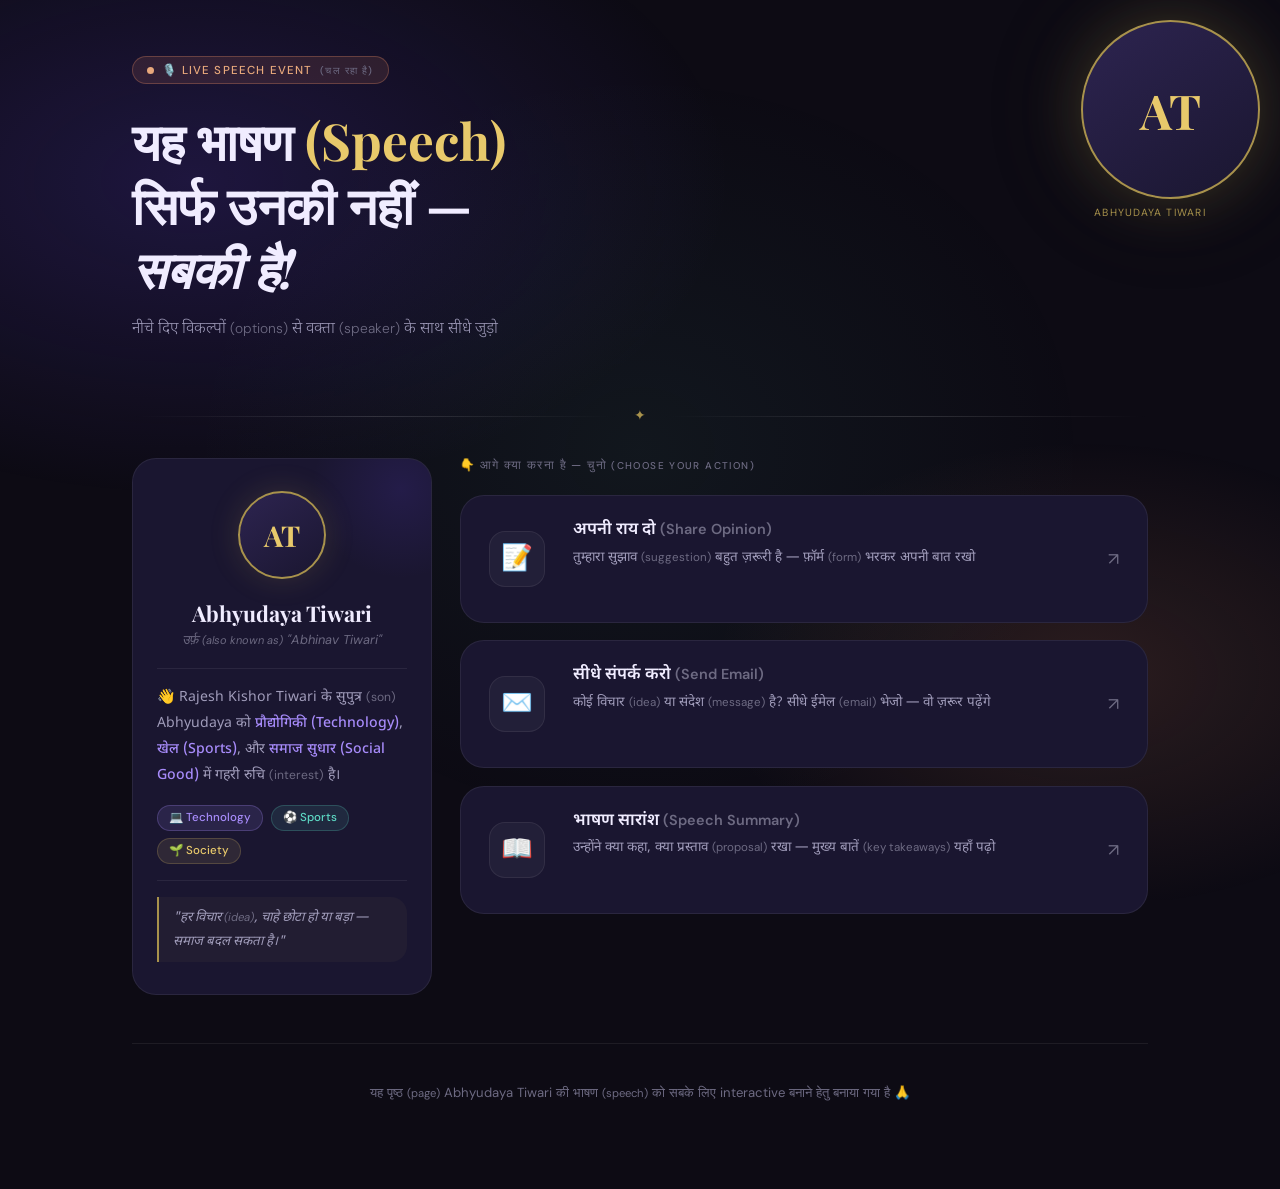
<file: index.html>
<!DOCTYPE html>
<html lang="hi">
<head>
  <meta charset="UTF-8" />
  <meta name="viewport" content="width=device-width, initial-scale=1.0" />
  <title>Abhyudaya Tiwari — Speaker</title>
  <link rel="preconnect" href="https://fonts.googleapis.com" />
  <link rel="preconnect" href="https://fonts.gstatic.com" crossorigin />
  <link href="https://fonts.googleapis.com/css2?family=Noto+Sans+Devanagari:wght@300;400;500;600;700&family=Playfair+Display:ital,wght@0,700;1,600&family=DM+Sans:wght@300;400;500;600&display=swap" rel="stylesheet" />
  <style>
    *, *::before, *::after { box-sizing: border-box; margin: 0; padding: 0; }
    :root {
      --ink: #0d0b14; --deep: #13101f; --card-bg: #1a1630; --card-alt: #1f1b35;
      --border: rgba(255,255,255,0.07); --border-hi: rgba(255,255,255,0.14);
      --gold: #e8c96b; --gold-dim: #a8924c;
      --rose: #e87c8d; --teal: #5dd9c4; --violet: #a78bfa;
      --text-1: #f0ecff; --text-2: #a09cba; --text-3: #6d6a82;
      --r-lg: 16px; --r-xl: 24px;
    }
    html { font-size: 16px; scroll-behavior: smooth; }
    body {
      font-family: 'Noto Sans Devanagari', 'DM Sans', sans-serif;
      background-color: var(--ink); color: var(--text-1);
      min-height: 100vh; overflow-x: hidden;
    }
    body::before {
      content: ''; position: fixed; inset: 0;
      background:
        radial-gradient(ellipse 60% 50% at 15% 20%, rgba(92,63,214,0.22) 0%, transparent 70%),
        radial-gradient(ellipse 45% 40% at 85% 75%, rgba(232,140,100,0.14) 0%, transparent 65%),
        radial-gradient(ellipse 50% 60% at 50% 50%, rgba(93,217,196,0.06) 0%, transparent 70%);
      pointer-events: none; z-index: 0;
    }
    .speaker-corner {
      position: fixed; top: 0; right: 0;
      width: clamp(140px, 20vw, 240px); z-index: 10; pointer-events: none;
      animation: fade-up 0.6s ease both 0.3s;
    }
    .speaker-corner-monogram {
      width: clamp(90px, 14vw, 180px); height: clamp(90px, 14vw, 180px);
      border-radius: 50%;
      background: linear-gradient(145deg, #2d2450 0%, #1a1630 100%);
      border: 2px solid var(--gold-dim);
      display: flex; align-items: center; justify-content: center;
      margin: 1.25rem 1.25rem 0 auto;
      font-family: 'Playfair Display', serif;
      font-size: clamp(1.8rem, 4vw, 3rem); font-weight: 700; color: var(--gold);
      box-shadow: 0 0 60px rgba(168,146,76,0.25), 0 0 120px rgba(168,146,76,0.1);
      animation: pulse-glow 4s ease-in-out infinite;
    }
    @keyframes pulse-glow {
      0%,100% { box-shadow: 0 0 60px rgba(168,146,76,0.25), 0 0 120px rgba(168,146,76,0.1); }
      50%      { box-shadow: 0 0 80px rgba(168,146,76,0.4),  0 0 160px rgba(168,146,76,0.18); }
    }
    .speaker-corner-name {
      text-align: center; font-size: 0.65rem; font-family: 'DM Sans', sans-serif;
      letter-spacing: 0.12em; text-transform: uppercase; color: var(--gold-dim);
      margin-top: 0.4rem; margin-right: 1.25rem;
    }
    .page-wrapper { position: relative; z-index: 1; max-width: 1080px; margin: 0 auto; padding: 0 2rem 4rem; }
    .site-header { padding: 3.5rem 0 2rem; padding-right: clamp(150px, 22vw, 270px); }
    .live-pill {
      display: inline-flex; align-items: center; gap: 0.5rem;
      background: rgba(232,140,100,0.12); border: 1px solid rgba(232,140,100,0.3); color: #e8a87c;
      font-size: 0.72rem; font-family: 'DM Sans', sans-serif; font-weight: 500;
      letter-spacing: 0.1em; text-transform: uppercase;
      padding: 0.35rem 0.9rem; border-radius: 999px; margin-bottom: 1.5rem;
    }
    .live-dot { width: 7px; height: 7px; background: #e8a87c; border-radius: 50%; animation: blink 1.4s ease-in-out infinite; }
    @keyframes blink { 0%,100%{opacity:1} 50%{opacity:0.2} }
    .header-title {
      font-family: 'Playfair Display', serif; font-size: clamp(2rem, 5vw, 3.2rem);
      font-weight: 700; line-height: 1.25; color: var(--text-1); margin-bottom: 1rem;
    }
    .header-title .gold { color: var(--gold); }
    .header-sub { font-size: 1rem; color: var(--text-2); font-weight: 300; max-width: 480px; line-height: 1.7; }
    .en { font-family: 'DM Sans', sans-serif; font-size: 0.86em; color: var(--text-3); }
    .fancy-divider { display: flex; align-items: center; gap: 1rem; margin: 2rem 0; }
    .fancy-divider::before,.fancy-divider::after { content:''; flex:1; height:1px; background: linear-gradient(90deg,transparent,var(--border-hi),transparent); }
    .fancy-divider-icon { color: var(--gold-dim); font-size: 0.9rem; }
    .main-grid { display: grid; grid-template-columns: 300px 1fr; gap: 1.75rem; align-items: start; }
    .speaker-card {
      background: var(--card-bg); border: 1px solid var(--border); border-radius: var(--r-xl);
      padding: 2rem 1.5rem; position: sticky; top: 1.5rem; overflow: hidden;
      animation: fade-up 0.55s ease both 0.1s;
    }
    .speaker-card::after {
      content:''; position:absolute; top:-60px; right:-60px; width:180px; height:180px;
      background:radial-gradient(circle,rgba(92,63,214,0.15) 0%,transparent 70%); pointer-events:none;
    }
    .speaker-avatar {
      width: 88px; height: 88px; border-radius: 50%;
      background: linear-gradient(145deg,#2d2450,#1a1630); border: 2px solid var(--gold-dim);
      display: flex; align-items: center; justify-content: center;
      font-family: 'Playfair Display', serif; font-size: 1.8rem; font-weight: 700; color: var(--gold);
      margin: 0 auto 1.25rem; box-shadow: 0 0 30px rgba(168,146,76,0.2);
    }
    .speaker-img { width:88px; height:88px; border-radius:50%; object-fit:cover; border:2px solid var(--gold-dim); display:block; margin:0 auto 1.25rem; }
    .speaker-name { font-family:'Playfair Display',serif; font-size:1.35rem; font-weight:700; color:var(--text-1); text-align:center; margin-bottom:0.2rem; }
    .speaker-aka { text-align:center; font-size:0.8rem; color:var(--text-3); font-style:italic; font-family:'DM Sans',sans-serif; margin-bottom:1.25rem; }
    .card-divider { height:1px; background:var(--border); margin:1rem 0; }
    .speaker-intro { font-size:0.88rem; color:var(--text-2); line-height:1.85; }
    .speaker-intro strong { color:var(--violet); font-weight:500; }
    .tag-row { display:flex; flex-wrap:wrap; gap:0.45rem; margin:1rem 0; }
    .tag { font-size:0.72rem; font-family:'DM Sans',sans-serif; font-weight:500; padding:0.28rem 0.7rem; border-radius:999px; border:1px solid transparent; }
    .tag-tech    { background:rgba(167,139,250,0.12); color:var(--violet); border-color:rgba(167,139,250,0.25); }
    .tag-sports  { background:rgba(93,217,196,0.1);  color:var(--teal);   border-color:rgba(93,217,196,0.22); }
    .tag-society { background:rgba(232,201,107,0.1); color:var(--gold);   border-color:rgba(232,201,107,0.2); }
    .speaker-quote { font-size:0.83rem; color:var(--text-2); font-style:italic; line-height:1.75; border-left:2px solid var(--gold-dim); padding:0.6rem 0.9rem; background:rgba(232,201,107,0.04); border-radius:0 var(--r-lg) var(--r-lg) 0; }
    .actions-col { display:flex; flex-direction:column; gap:1.1rem; }
    .actions-label { font-size:0.72rem; font-family:'DM Sans',sans-serif; font-weight:500; letter-spacing:0.12em; text-transform:uppercase; color:var(--text-3); margin-bottom:0.25rem; }
    .action-card {
      display:grid; grid-template-columns:64px 1fr auto; align-items:center; gap:1.25rem;
      background:var(--card-bg); border:1px solid var(--border); border-radius:var(--r-xl);
      padding:1.5rem 1.75rem; text-decoration:none; color:inherit;
      position:relative; overflow:hidden;
      transition: transform 0.25s ease, border-color 0.25s ease, background 0.25s ease;
    }
    .action-card::before { content:''; position:absolute; inset:0; opacity:0; transition:opacity 0.3s ease; border-radius:var(--r-xl); }
    .action-card::after { content:''; position:absolute; left:0; top:20%; bottom:20%; width:3px; border-radius:0 4px 4px 0; opacity:0; transition:opacity 0.25s ease, top 0.25s ease, bottom 0.25s ease; }
    .action-card:hover { transform:translateY(-3px); background:var(--card-alt); }
    .action-card:hover::before { opacity:1; }
    .action-card:hover::after { opacity:1; top:15%; bottom:15%; }
    .ac-form  { --accent:#5dd9c4; }
    .ac-email { --accent:#a78bfa; }
    .ac-sum   { --accent:#e8c96b; }
    .ac-form::before  { background:radial-gradient(ellipse at 0% 50%,rgba(93,217,196,0.08) 0%,transparent 60%); }
    .ac-email::before { background:radial-gradient(ellipse at 0% 50%,rgba(167,139,250,0.08) 0%,transparent 60%); }
    .ac-sum::before   { background:radial-gradient(ellipse at 0% 50%,rgba(232,201,107,0.08) 0%,transparent 60%); }
    .ac-form::after  { background:var(--teal); }
    .ac-email::after { background:var(--violet); }
    .ac-sum::after   { background:var(--gold); }
    .action-card:hover { border-color:var(--accent); }
    .action-icon-box {
      width:56px; height:56px; border-radius:var(--r-lg);
      background:rgba(255,255,255,0.04); border:1px solid var(--border);
      display:flex; align-items:center; justify-content:center; font-size:1.6rem;
      transition: background 0.25s, border-color 0.25s, transform 0.25s; flex-shrink:0;
    }
    .ac-form:hover  .action-icon-box { background:rgba(93,217,196,0.1);  border-color:var(--teal);   transform:scale(1.06); }
    .ac-email:hover .action-icon-box { background:rgba(167,139,250,0.1); border-color:var(--violet); transform:scale(1.06); }
    .ac-sum:hover   .action-icon-box { background:rgba(232,201,107,0.1); border-color:var(--gold);   transform:scale(1.06); }
    .action-title { font-size:1.05rem; font-weight:600; color:var(--text-1); margin-bottom:0.3rem; line-height:1.3; }
    .action-desc { font-size:0.84rem; color:var(--text-2); line-height:1.65; margin-bottom:0.5rem; }
    .action-cta { font-size:0.75rem; font-family:'DM Sans',sans-serif; font-weight:600; letter-spacing:0.04em; color:var(--accent); text-transform:uppercase; opacity:0; transform:translateX(-4px); transition:opacity 0.25s, transform 0.25s; display:inline-block; }
    .action-card:hover .action-cta { opacity:1; transform:translateX(0); }
    .action-chevron { font-size:1.1rem; color:var(--text-3); transition:color 0.25s, transform 0.25s; font-family:'DM Sans',sans-serif; flex-shrink:0; }
    .action-card:hover .action-chevron { color:var(--accent); transform:translate(3px,-3px); }
    .site-footer { text-align:center; padding:2.5rem 0 1.5rem; color:var(--text-3); font-size:0.82rem; font-family:'DM Sans',sans-serif; border-top:1px solid var(--border); margin-top:3rem; }
    @keyframes fade-up { from{opacity:0;transform:translateY(22px)} to{opacity:1;transform:translateY(0)} }
    .live-pill    { animation: fade-up 0.45s ease both 0.05s; }
    .header-title { animation: fade-up 0.55s ease both 0.1s; }
    .header-sub   { animation: fade-up 0.55s ease both 0.18s; }
    .action-card:nth-child(2) { animation: fade-up 0.55s ease both 0.15s; }
    .action-card:nth-child(3) { animation: fade-up 0.55s ease both 0.25s; }
    .action-card:nth-child(4) { animation: fade-up 0.55s ease both 0.35s; }
    @media(max-width:760px){
      .speaker-corner{display:none} .site-header{padding-right:0;padding-top:2.5rem}
      .page-wrapper{padding:0 1.25rem 3rem} .main-grid{grid-template-columns:1fr}
      .speaker-card{position:static} .action-card{grid-template-columns:52px 1fr auto;padding:1.25rem;gap:1rem}
      .action-icon-box{width:48px;height:48px;font-size:1.3rem} .action-title{font-size:0.95rem}
    }
  </style>
</head>
<body>

  <div class="speaker-corner">
    <div class="speaker-corner-monogram">AT</div>
    <p class="speaker-corner-name">Abhyudaya Tiwari</p>
  </div>

  <div class="page-wrapper">

    <header class="site-header">
      <div class="live-pill">
        <span class="live-dot"></span>
        🎙️ Live Speech Event <span class="en">(चल रहा है)</span>
      </div>
      <h1 class="header-title">
        यह भाषण <span class="gold">(Speech)</span><br>
        सिर्फ उनकी नहीं —<br>
        <em>सबकी है!</em>
      </h1>
      <p class="header-sub">
        नीचे दिए विकल्पों <span class="en">(options)</span> से वक्ता <span class="en">(speaker)</span> के साथ सीधे जुड़ो
      </p>
    </header>

    <div class="fancy-divider"><span class="fancy-divider-icon">✦</span></div>

    <div class="main-grid">

      <aside class="speaker-card">
        <div class="speaker-avatar">AT</div>
        <h2 class="speaker-name">Abhyudaya Tiwari</h2>
        <p class="speaker-aka">उर्फ़ <span class="en">(also known as)</span> "Abhinav Tiwari"</p>
        <div class="card-divider"></div>
        <p class="speaker-intro">
          👋 Rajesh Kishor Tiwari के सुपुत्र <span class="en">(son)</span> Abhyudaya को
          <strong>प्रौद्योगिकी (Technology)</strong>,
          <strong>खेल (Sports)</strong>, और
          <strong>समाज सुधार (Social Good)</strong>
          में गहरी रुचि <span class="en">(interest)</span> है।
        </p>
        <div class="tag-row">
          <span class="tag tag-tech">💻 Technology</span>
          <span class="tag tag-sports">⚽ Sports</span>
          <span class="tag tag-society">🌱 Society</span>
        </div>
        <div class="card-divider"></div>
        <p class="speaker-quote">
          "हर विचार <span class="en">(idea)</span>, चाहे छोटा हो या बड़ा — समाज बदल सकता है।"
        </p>
      </aside>

      <section class="actions-col">
        <p class="actions-label">👇 आगे क्या करना है — चुनो <span class="en">(Choose your action)</span></p>

        <a href="https://forms.gle/YOUR_FORM_LINK_HERE" target="_blank" class="action-card ac-form">
          <div class="action-icon-box">📝</div>
          <div>
            <h3 class="action-title">अपनी राय दो <span class="en">(Share Opinion)</span></h3>
            <p class="action-desc">तुम्हारा सुझाव <span class="en">(suggestion)</span> बहुत ज़रूरी है — फ़ॉर्म <span class="en">(form)</span> भरकर अपनी बात रखो</p>
            <span class="action-cta">Form खोलो →</span>
          </div>
          <span class="action-chevron">↗</span>
        </a>

        <a href="mailto:abhyudaya.tiwari@email.com?subject=Idea%20for%20Speaker&body=Namaste%20Abhyudaya%20ji%2C%0A%0AMain%20aapko%20yeh%20idea%20share%20karna%20chahta%20hoon%3A%0A" class="action-card ac-email">
          <div class="action-icon-box">✉️</div>
          <div>
            <h3 class="action-title">सीधे संपर्क करो <span class="en">(Send Email)</span></h3>
            <p class="action-desc">कोई विचार <span class="en">(idea)</span> या संदेश <span class="en">(message)</span> है? सीधे ईमेल <span class="en">(email)</span> भेजो — वो ज़रूर पढ़ेंगे</p>
            <span class="action-cta">Email करो →</span>
          </div>
          <span class="action-chevron">↗</span>
        </a>

        <a href="summary.html" class="action-card ac-sum">
          <div class="action-icon-box">📖</div>
          <div>
            <h3 class="action-title">भाषण सारांश <span class="en">(Speech Summary)</span></h3>
            <p class="action-desc">उन्होंने क्या कहा, क्या प्रस्ताव <span class="en">(proposal)</span> रखा — मुख्य बातें <span class="en">(key takeaways)</span> यहाँ पढ़ो</p>
            <span class="action-cta">Summary पढ़ो →</span>
          </div>
          <span class="action-chevron">↗</span>
        </a>
      </section>

    </div>

    <footer class="site-footer">
      यह पृष्ठ <span class="en">(page)</span> Abhyudaya Tiwari की भाषण <span class="en">(speech)</span> को सबके लिए interactive बनाने हेतु बनाया गया है 🙏
    </footer>

  </div>
</body>
</html>
</file>
